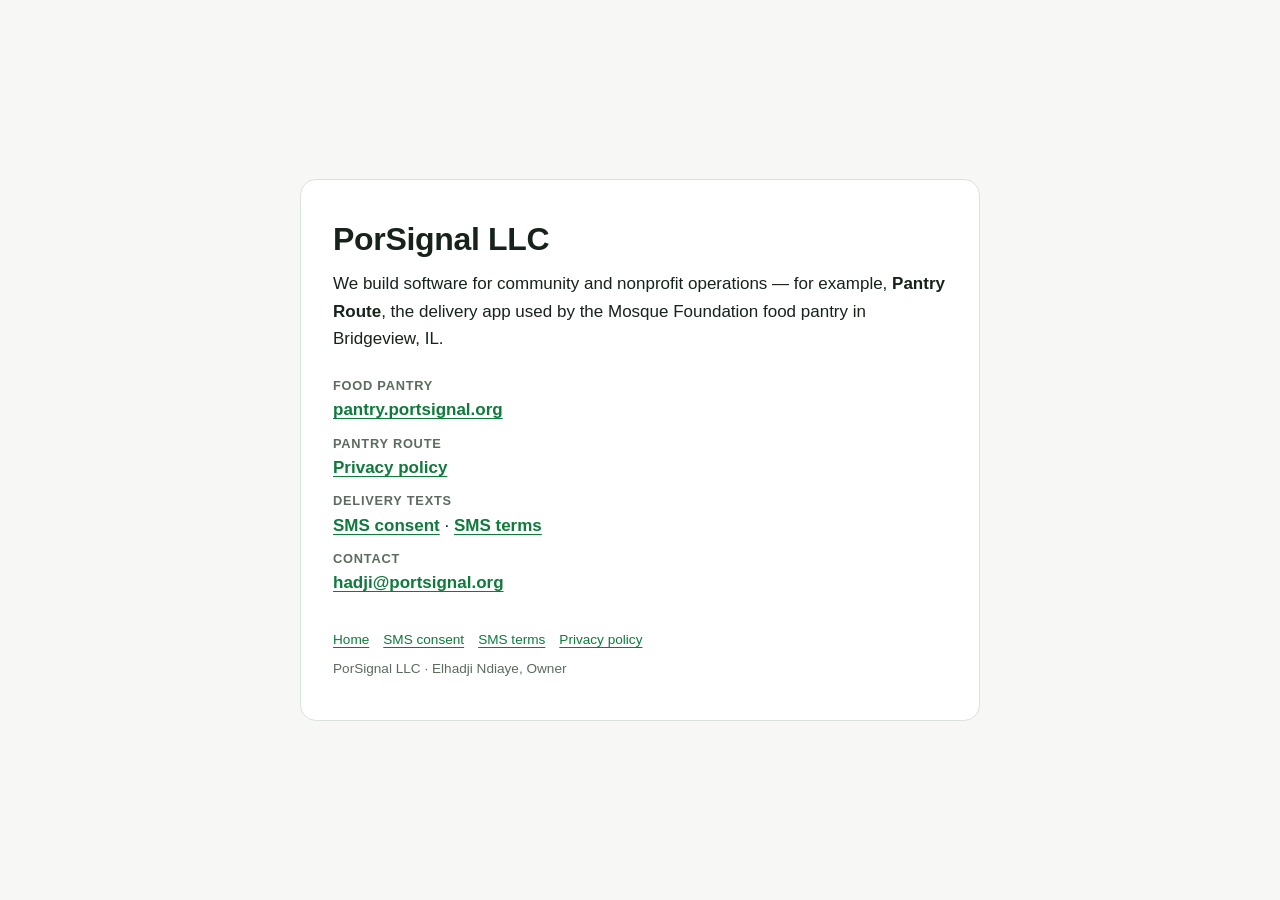
<file: index.html>
<!doctype html>
<html lang="en">
<head>
  <meta charset="utf-8">
  <meta name="viewport" content="width=device-width, initial-scale=1">
  <title>PorSignal LLC</title>
  <meta name="description" content="PorSignal LLC builds software for community and nonprofit operations.">
  <link rel="stylesheet" href="/style.css">
</head>
<body>
  <main>
    <h1>PorSignal LLC</h1>
    <p>We build software for community and nonprofit operations &mdash; for example,
      <strong>Pantry Route</strong>, the delivery app used by the Mosque Foundation food pantry in
      Bridgeview, IL.</p>
    <ul class="links">
      <li><span class="label">Food pantry</span><a href="https://pantry.portsignal.org/">pantry.portsignal.org</a></li>
      <li><span class="label">Pantry Route</span><a href="https://endiaye677.github.io/pantry-route-policy/">Privacy policy</a></li>
      <li><span class="label">Delivery texts</span><a href="/sms-consent/">SMS consent</a> &middot; <a href="/terms/">SMS terms</a></li>
      <li><span class="label">Contact</span><a href="mailto:hadji@portsignal.org">hadji@portsignal.org</a></li>
    </ul>
    <footer>
      <nav aria-label="Site">
        <a href="/">Home</a>
        <a href="/sms-consent/">SMS consent</a>
        <a href="/terms/">SMS terms</a>
        <a href="https://endiaye677.github.io/pantry-route-policy/">Privacy policy</a>
      </nav>
      PorSignal LLC &middot; Elhadji Ndiaye, Owner
    </footer>
  </main>
</body>
</html>
</file>
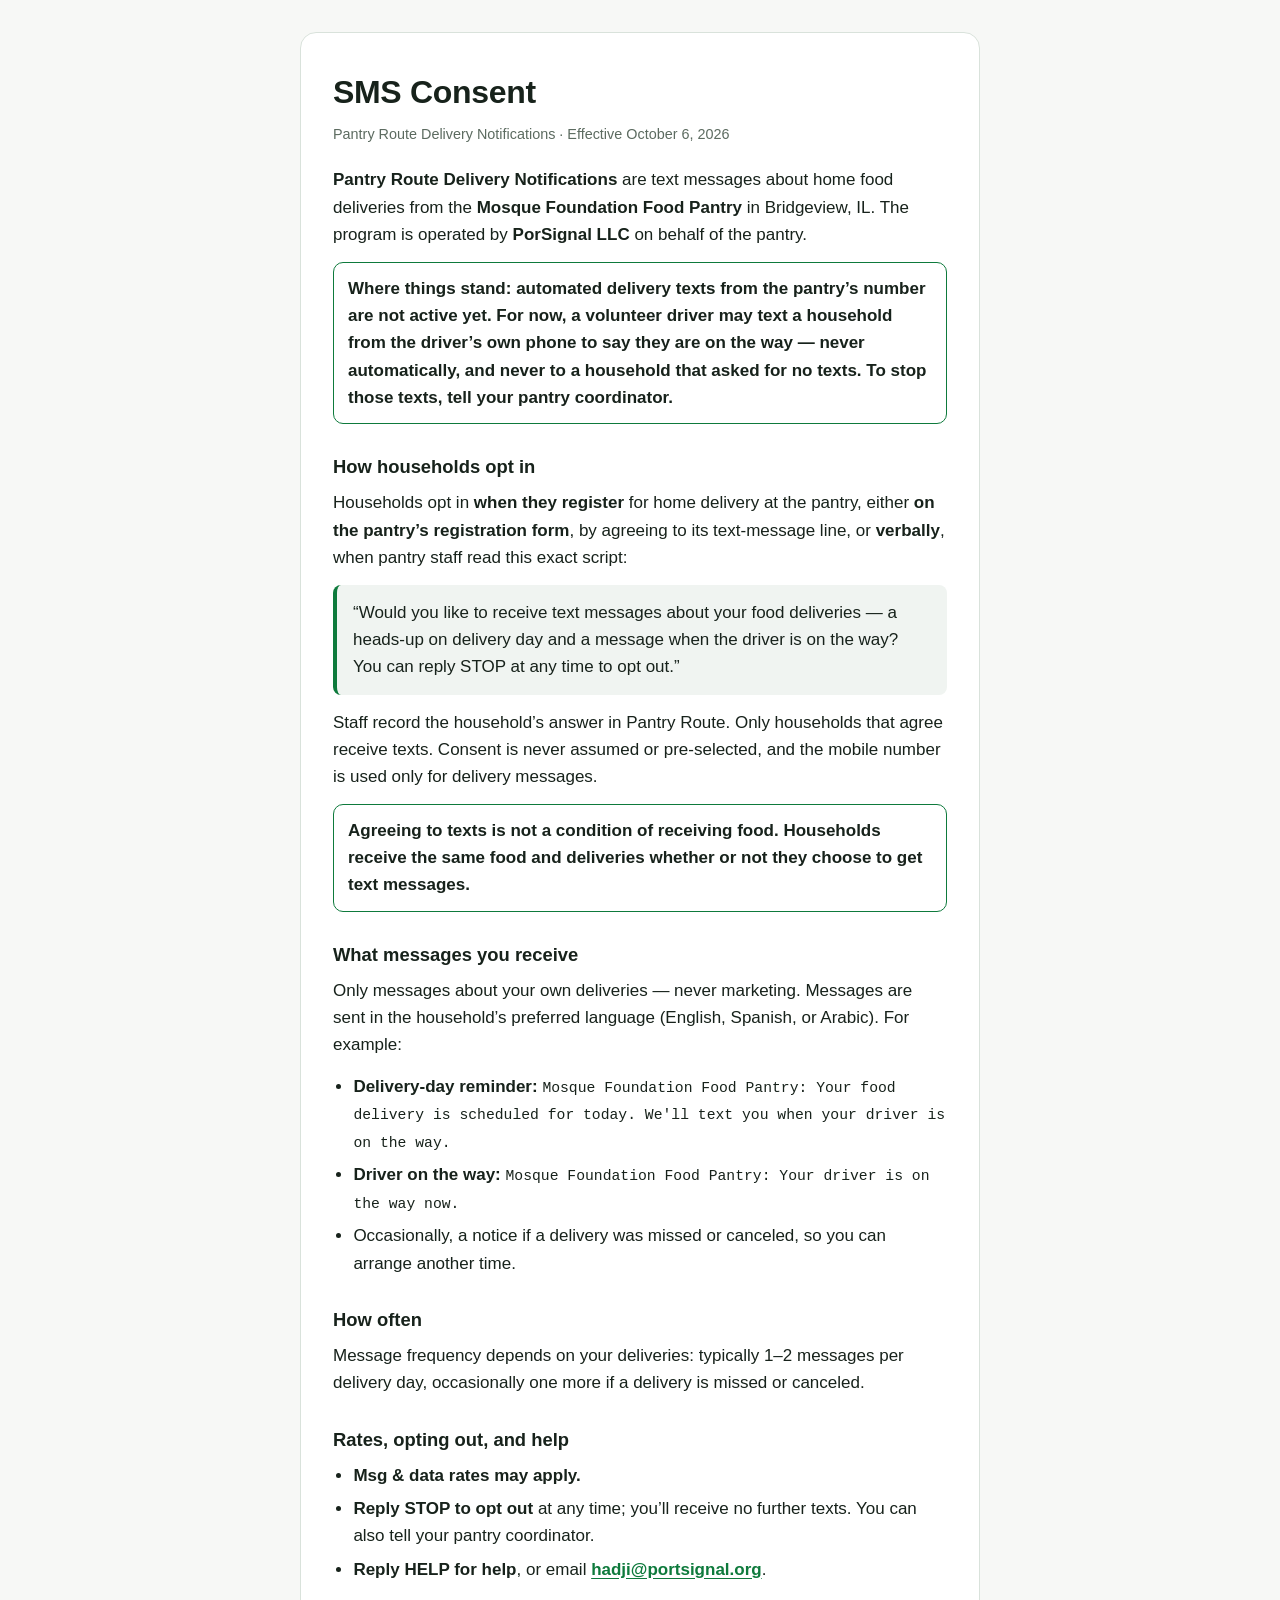
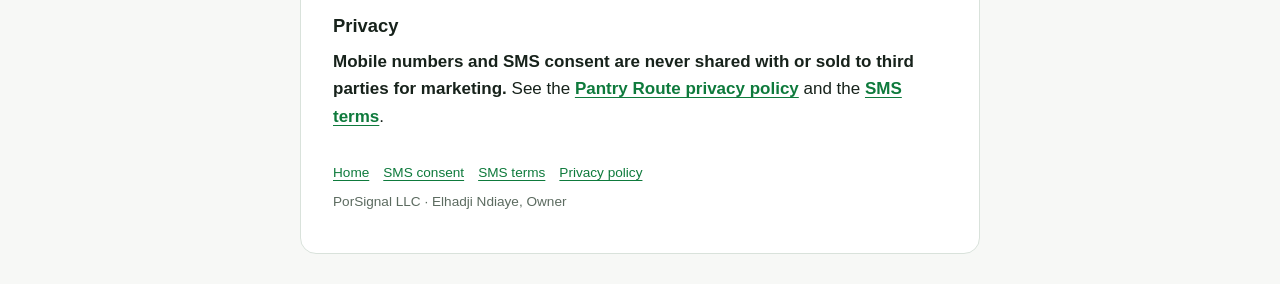
<file: sms-consent/index.html>
<!doctype html>
<html lang="en">
<head>
  <meta charset="utf-8">
  <meta name="viewport" content="width=device-width, initial-scale=1">
  <title>SMS Consent — Pantry Route Delivery Notifications</title>
  <meta name="description" content="How Mosque Foundation Food Pantry households opt in to Pantry Route delivery text messages.">
  <link rel="stylesheet" href="/style.css">
</head>
<body class="doc">
  <main>
    <h1>SMS Consent</h1>
    <p class="updated">Pantry Route Delivery Notifications &middot; Effective October 6, 2026</p>

    <p><strong>Pantry Route Delivery Notifications</strong> are text messages about home food
      deliveries from the <strong>Mosque Foundation Food Pantry</strong> in Bridgeview, IL. The
      program is operated by <strong>PorSignal LLC</strong> on behalf of the pantry.</p>
    <p class="callout"><strong>Where things stand:</strong> automated delivery texts from the
      pantry&rsquo;s number are not active yet. For now, a volunteer driver may text a household
      from the driver&rsquo;s own phone to say they are on the way &mdash; never automatically, and
      never to a household that asked for no texts. To stop those texts, tell your pantry
      coordinator.</p>

    <h2>How households opt in</h2>
    <p>Households opt in <strong>when they register</strong> for home delivery at the pantry, either
      <strong>on the pantry&rsquo;s registration form</strong>, by agreeing to its text-message line, or
      <strong>verbally</strong>, when pantry staff read this exact script:</p>
    <div class="quote">&ldquo;Would you like to receive text messages about your food deliveries &mdash; a
      heads-up on delivery day and a message when the driver is on the way? You can reply STOP at
      any time to opt out.&rdquo;</div>
    <p>Staff record the household&rsquo;s answer in Pantry Route. Only households that agree
      receive texts. Consent is never assumed or pre-selected, and the mobile number is used only
      for delivery messages.</p>
    <p class="callout">Agreeing to texts is not a condition of receiving food. Households receive the
      same food and deliveries whether or not they choose to get text messages.</p>

    <h2>What messages you receive</h2>
    <p>Only messages about your own deliveries &mdash; never marketing. Messages are sent in the
      household&rsquo;s preferred language (English, Spanish, or Arabic). For example:</p>
    <ul class="plain">
      <li><strong>Delivery-day reminder:</strong> <span class="sample">Mosque Foundation Food Pantry: Your food delivery is scheduled for today. We'll text you when your driver is on the way.</span></li>
      <li><strong>Driver on the way:</strong> <span class="sample">Mosque Foundation Food Pantry: Your driver is on the way now.</span></li>
      <li>Occasionally, a notice if a delivery was missed or canceled, so you can arrange another time.</li>
    </ul>

    <h2>How often</h2>
    <p>Message frequency depends on your deliveries: typically 1&ndash;2 messages per delivery day,
      occasionally one more if a delivery is missed or canceled.</p>

    <h2>Rates, opting out, and help</h2>
    <ul class="plain">
      <li><strong>Msg &amp; data rates may apply.</strong></li>
      <li><strong>Reply STOP to opt out</strong> at any time; you&rsquo;ll receive no further texts.
        You can also tell your pantry coordinator.</li>
      <li><strong>Reply HELP for help</strong>, or email <a href="mailto:hadji@portsignal.org">hadji@portsignal.org</a>.</li>
    </ul>

    <h2>Privacy</h2>
    <p><strong>Mobile numbers and SMS consent are never shared with or sold to third parties for
      marketing.</strong> See the <a href="https://endiaye677.github.io/pantry-route-policy/">Pantry Route privacy policy</a>
      and the <a href="/terms/">SMS terms</a>.</p>
    <footer>
      <nav aria-label="Site">
        <a href="/">Home</a>
        <a href="/sms-consent/">SMS consent</a>
        <a href="/terms/">SMS terms</a>
        <a href="https://endiaye677.github.io/pantry-route-policy/">Privacy policy</a>
      </nav>
      PorSignal LLC &middot; Elhadji Ndiaye, Owner
    </footer>
  </main>
</body>
</html>
</file>
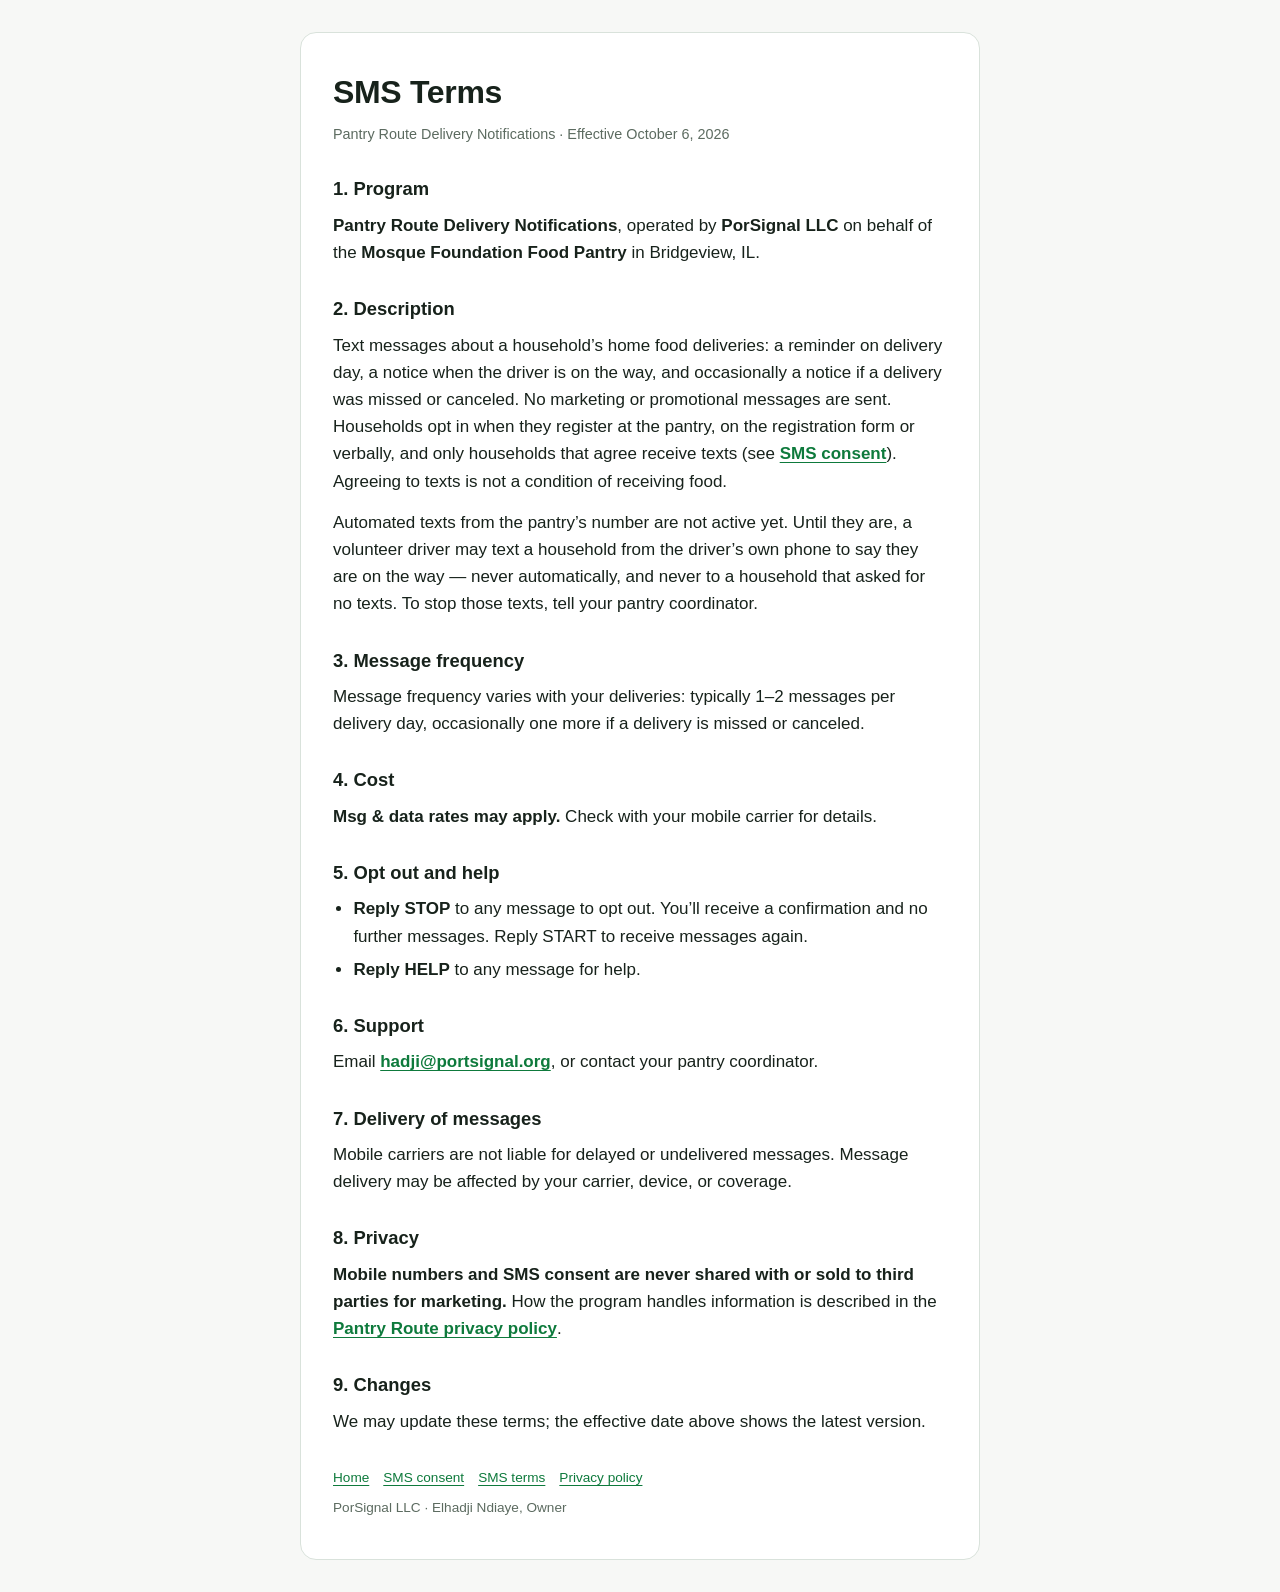
<file: terms/index.html>
<!doctype html>
<html lang="en">
<head>
  <meta charset="utf-8">
  <meta name="viewport" content="width=device-width, initial-scale=1">
  <title>SMS Terms — Pantry Route Delivery Notifications</title>
  <meta name="description" content="Terms for Pantry Route delivery text messages from the Mosque Foundation Food Pantry.">
  <link rel="stylesheet" href="/style.css">
</head>
<body class="doc">
  <main>
    <h1>SMS Terms</h1>
    <p class="updated">Pantry Route Delivery Notifications &middot; Effective October 6, 2026</p>

    <h2>1. Program</h2>
    <p><strong>Pantry Route Delivery Notifications</strong>, operated by <strong>PorSignal LLC</strong>
      on behalf of the <strong>Mosque Foundation Food Pantry</strong> in Bridgeview, IL.</p>

    <h2>2. Description</h2>
    <p>Text messages about a household&rsquo;s home food deliveries: a reminder on delivery day, a notice
      when the driver is on the way, and occasionally a notice if a delivery was missed or canceled.
      No marketing or promotional messages are sent. Households opt in when they register at the
      pantry, on the registration form or verbally, and only households that agree receive texts
      (see <a href="/sms-consent/">SMS consent</a>). Agreeing to texts is not a condition of receiving
      food.</p>
    <p>Automated texts from the pantry&rsquo;s number are not active yet. Until they are, a volunteer
      driver may text a household from the driver&rsquo;s own phone to say they are on the way &mdash;
      never automatically, and never to a household that asked for no texts. To stop those texts,
      tell your pantry coordinator.</p>

    <h2>3. Message frequency</h2>
    <p>Message frequency varies with your deliveries: typically 1&ndash;2 messages per delivery day,
      occasionally one more if a delivery is missed or canceled.</p>

    <h2>4. Cost</h2>
    <p><strong>Msg &amp; data rates may apply.</strong> Check with your mobile carrier for details.</p>

    <h2>5. Opt out and help</h2>
    <ul class="plain">
      <li><strong>Reply STOP</strong> to any message to opt out. You&rsquo;ll receive a confirmation and
        no further messages. Reply START to receive messages again.</li>
      <li><strong>Reply HELP</strong> to any message for help.</li>
    </ul>

    <h2>6. Support</h2>
    <p>Email <a href="mailto:hadji@portsignal.org">hadji@portsignal.org</a>, or contact your pantry
      coordinator.</p>

    <h2>7. Delivery of messages</h2>
    <p>Mobile carriers are not liable for delayed or undelivered messages. Message delivery may be
      affected by your carrier, device, or coverage.</p>

    <h2>8. Privacy</h2>
    <p><strong>Mobile numbers and SMS consent are never shared with or sold to third parties for
      marketing.</strong> How the program handles information is described in the
      <a href="https://endiaye677.github.io/pantry-route-policy/">Pantry Route privacy policy</a>.</p>

    <h2>9. Changes</h2>
    <p>We may update these terms; the effective date above shows the latest version.</p>
    <footer>
      <nav aria-label="Site">
        <a href="/">Home</a>
        <a href="/sms-consent/">SMS consent</a>
        <a href="/terms/">SMS terms</a>
        <a href="https://endiaye677.github.io/pantry-route-policy/">Privacy policy</a>
      </nav>
      PorSignal LLC &middot; Elhadji Ndiaye, Owner
    </footer>
  </main>
</body>
</html>
</file>
<file: style.css>
:root {
  --bg: #f7f8f6; --card: #ffffff; --text: #17221b; --muted: #5c6b60; --accent: #0e7a3c; --border: #d9e2db; --quote: #f0f4f1;
  color-scheme: light dark;
}
@media (prefers-color-scheme: dark) {
  :root { --bg: #0e1512; --card: #16201b; --text: #f2ede2; --muted: #a8b0a6; --accent: #2ecc71; --border: #2a3630; --quote: #1d2a24; }
}
* { box-sizing: border-box; }
body {
  margin: 0; min-height: 100vh; display: flex; align-items: center; justify-content: center;
  padding: 32px 16px; background: var(--bg); color: var(--text);
  font: 17px/1.6 -apple-system, BlinkMacSystemFont, "Segoe UI", Roboto, "Helvetica Neue", Arial, sans-serif;
}
body.doc { align-items: flex-start; }
main { width: 100%; max-width: 680px; background: var(--card); border: 1px solid var(--border); border-radius: 16px; padding: 40px 32px; }
h1 { margin: 0 0 12px; font-size: 2rem; line-height: 1.2; letter-spacing: -0.01em; }
h2 { margin: 28px 0 8px; font-size: 1.15rem; }
p { margin: 0 0 14px; }
.muted, .updated { color: var(--muted); }
.updated { font-size: 0.9rem; margin-bottom: 20px; }
ul.links { list-style: none; padding: 0; margin: 24px 0; display: grid; gap: 10px; }
ul.plain { padding-left: 1.2em; margin: 0 0 14px; }
ul.plain li { margin-bottom: 6px; }
a { color: var(--accent); font-weight: 600; text-underline-offset: 3px; }
a:focus-visible { outline: 2px solid var(--accent); outline-offset: 3px; border-radius: 4px; }
.label { display: block; font-size: 0.8rem; font-weight: 700; letter-spacing: 0.06em; text-transform: uppercase; color: var(--muted); }
.quote { background: var(--quote); border-left: 4px solid var(--accent); border-radius: 8px; padding: 14px 16px; margin: 0 0 14px; }
.sample { font-family: ui-monospace, SFMono-Regular, Menlo, Consolas, monospace; font-size: 0.92rem; }
.callout { border: 1px solid var(--accent); border-radius: 10px; padding: 12px 14px; margin: 0 0 14px; font-weight: 600; }
footer { margin-top: 32px; font-size: 0.85rem; color: var(--muted); }
footer nav { display: flex; flex-wrap: wrap; gap: 6px 14px; margin-bottom: 8px; }
footer nav a { font-weight: 500; }
@media (max-width: 480px) { main { padding: 28px 20px; } h1 { font-size: 1.6rem; } }
</file>
